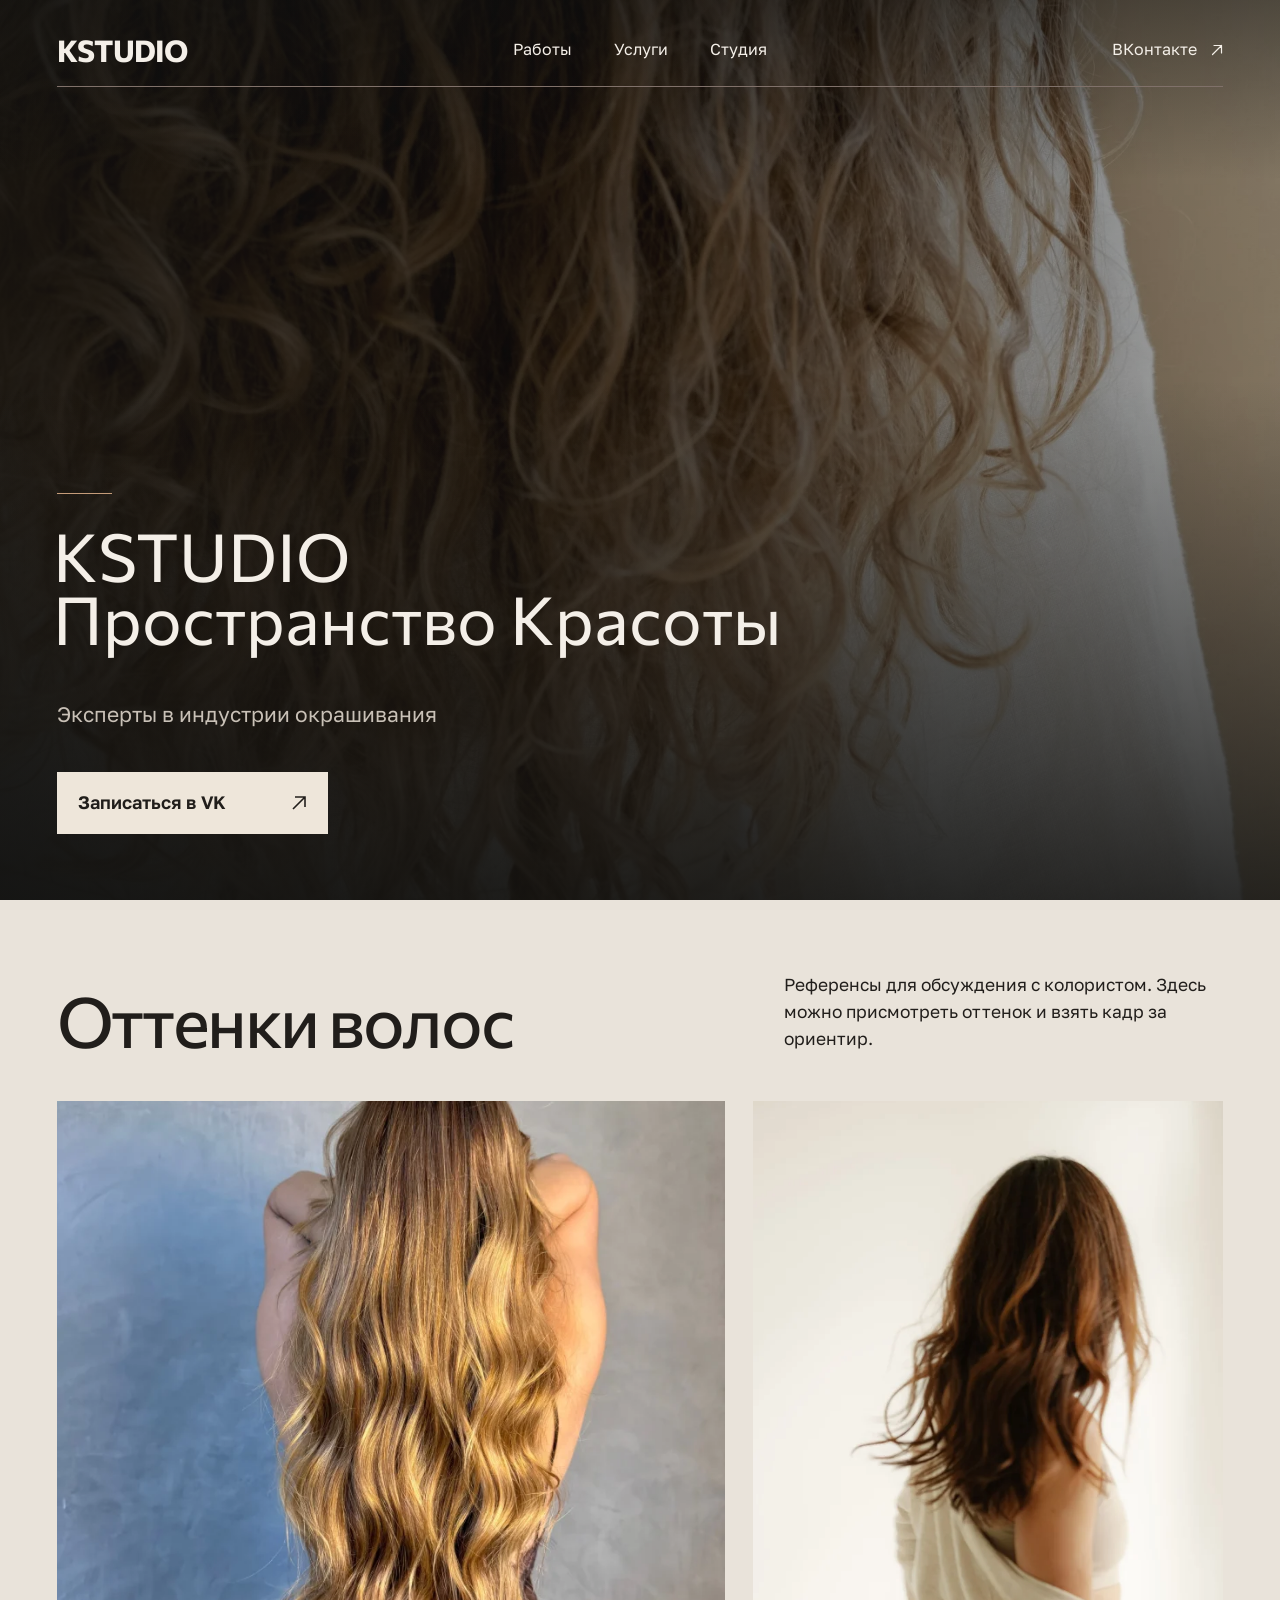
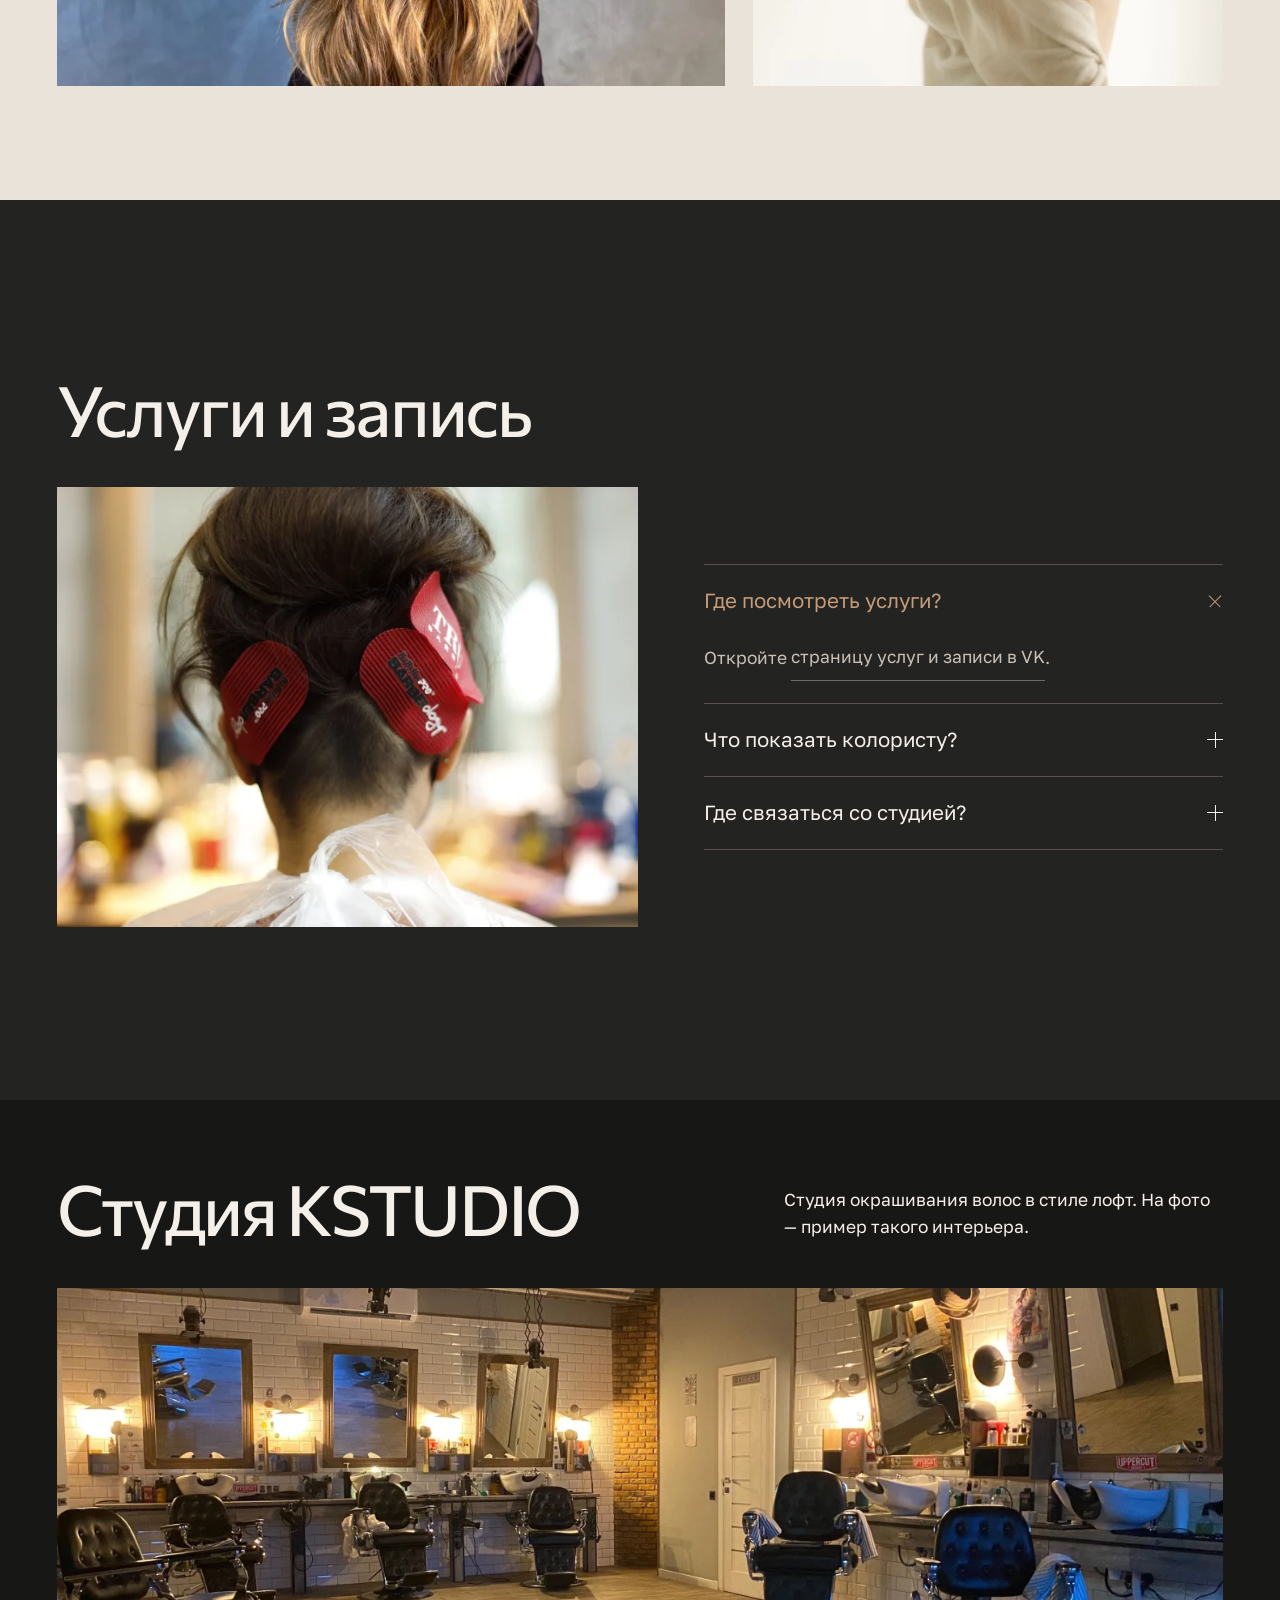
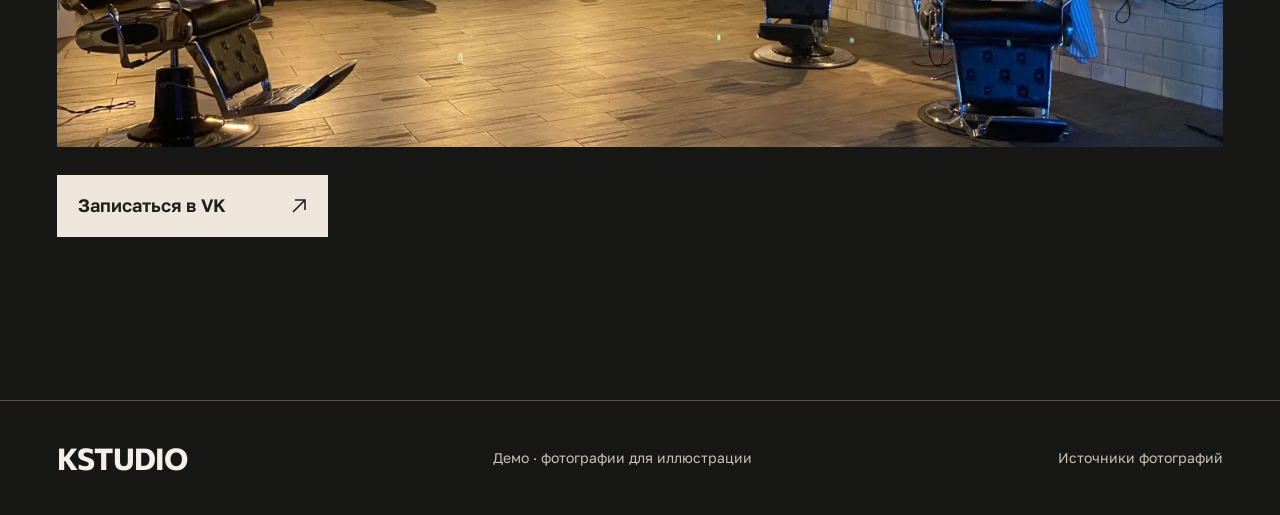
<file: docs/index.html>
<!doctype html>
<html lang="ru" data-type="place" data-radius="sharp" data-buttons="solid" data-motion>
<head>
    <meta charset="utf-8">
    <meta name="viewport" content="width=device-width, initial-scale=1">
    <meta name="theme-color" content="#171716">
    <meta name="page-type" content="place">
    <meta name="site-kind" content="other">
    <meta name="page-kind" content="place">
    <title>KSTUDIO — Пространство Красоты</title>
    <meta name="description" content="KSTUDIO Пространство Красоты. Эксперты в индустрии окрашивания. Онлайн-запись во ВКонтакте.">
    <meta property="og:type" content="website">
    <meta property="og:locale" content="ru_RU">
    <meta property="og:title" content="KSTUDIO — Пространство Красоты">
    <meta property="og:description" content="KSTUDIO Пространство Красоты. Эксперты в индустрии окрашивания. Онлайн-запись во ВКонтакте.">
    <meta property="og:image" content="https://fedinartemii.github.io/KSTUDIO/assets/media/kstudio-hero-2k.webp">
        <link rel="canonical" href="https://fedinartemii.github.io/KSTUDIO/">
    <meta property="og:url" content="https://fedinartemii.github.io/KSTUDIO/">
        <link rel="icon" href="./assets/icon.svg" type="image/svg+xml">
    <link rel="preload" href="./assets/fonts/commissioner.woff2" as="font" type="font/woff2" crossorigin>
    <link rel="stylesheet" href="./assets/site.css">
    <link rel="stylesheet" href="./assets/motion/motion.css">
    <link rel="stylesheet" href="./assets/moments/picture-develops/moment.css">
    <script>document.documentElement.classList.add('m-enter');setTimeout(()=>document.documentElement.classList.add('m-enter-done'),700)</script>
    <script type="module" src="./assets/site.js"></script>
</head>
<body>
    <header class="site-header nav">
        <a class="skip-link" href="#main">К содержанию</a>
        <div class="header-inner wrap">
            <a class="wordmark" href="#top" aria-label="KSTUDIO — в начало">KSTUDIO</a>
            <nav class="desktop-nav" aria-label="Основное меню">    <a href="#works">Работы</a>
    <a href="#services">Услуги</a>
    <a href="#studio">Студия</a>
    </nav>
            <a class="community desktop-community" href="https://vk.ru/kstudio_colorist74">ВКонтакте <svg class="m-arrow" width="16" height="16" viewBox="0 0 16 16" aria-hidden="true" focusable="false"><path d="M2 14 14 2M4 2h10v10" fill="none" stroke="currentColor" stroke-width="1.6"/></svg></a>
            <details class="mobile-menu">
                <summary aria-label="Меню"><span></span><span></span></summary>
                <nav aria-label="Основное меню">
                        <a href="#works">Работы</a>
    <a href="#services">Услуги</a>
    <a href="#studio">Студия</a>
                        <a href="https://vk.ru/kstudio_colorist74">ВКонтакте <svg class="m-arrow" width="16" height="16" viewBox="0 0 16 16" aria-hidden="true" focusable="false"><path d="M2 14 14 2M4 2h10v10" fill="none" stroke="currentColor" stroke-width="1.6"/></svg></a>
                </nav>
            </details>
        </div>
    </header>
    <main id="main" tabindex="-1">

<section aria-labelledby="hero-heading" data-enter="" class="wp-block-group hero" id="top"><div class="wp-block-group__inner-container is-layout-flow wp-block-group-is-layout-flow">

<figure class="wp-block-image size-full hero-photo"><img width="2560" height="3840" data-enter-media="" data-source="stand-in" decoding="async" fetchpriority="high" loading="eager" sizes="(min-width: 1200px) max(100vw, 1920px), max(100vw, 66.67svh)" src="./assets/media/kstudio-hero-2k.webp" alt="" class="wp-image-14" srcset="./assets/media/kstudio-hero-2k.webp 2560w, ./assets/media/kstudio-hero-2k-200x300.webp 200w, ./assets/media/kstudio-hero-2k-683x1024.webp 683w, ./assets/media/kstudio-hero-2k-768x1152.webp 768w, ./assets/media/kstudio-hero-2k-1024x1536.webp 1024w, ./assets/media/kstudio-hero-2k-1365x2048.webp 1365w, ./assets/media/kstudio-hero-2k-1440x2160.webp 1440w, ./assets/media/kstudio-hero-2k-1920x2880.webp 1920w" /></figure>


<div class="wp-block-group wrap hero-copy"><div class="wp-block-group__inner-container is-layout-flow wp-block-group-is-layout-flow">

<h1 data-enter-whole="" class="wp-block-heading" id="hero-heading">KSTUDIO<br>Пространство Красоты</h1>


<p class="wp-block-paragraph">Эксперты в индустрии окрашивания</p>


<div class="wp-block-buttons is-layout-flex wp-block-buttons-is-layout-flex">
<div class="wp-block-button"><a class="wp-block-button__link wp-element-button btn" href="https://vk.ru/uslugi-229430084">Записаться в VK</a></div>
</div>

</div></div>

</div></section>



<section class="wp-block-group works section" id="works"><div class="wp-block-group__inner-container is-layout-flow wp-block-group-is-layout-flow">

<div class="wp-block-group wrap"><div class="wp-block-group__inner-container is-layout-flow wp-block-group-is-layout-flow">

<div class="wp-block-group section-intro"><div class="wp-block-group__inner-container is-layout-flow wp-block-group-is-layout-flow">

<h2 class="wp-block-heading">Оттенки волос</h2>


<p class="wp-block-paragraph">Референсы для обсуждения с колористом. Здесь можно присмотреть оттенок и взять кадр за ориентир.</p>

</div></div>


<div class="wp-block-group work-grid"><div class="wp-block-group__inner-container is-layout-flow wp-block-group-is-layout-flow">

<figure data-moment-opts="{&quot;look&quot;:&quot;film&quot;,&quot;duration&quot;:1300}" data-moment="picture-develops" class="wp-block-image size-full work-feature"><img width="2560" height="3413" data-source="stand-in" decoding="async" loading="lazy" src="./assets/media/kstudio-light-2k.webp" alt="Длинные волнистые волосы с переходом от тёмных корней к светлым прядям" class="wp-image-15" srcset="./assets/media/kstudio-light-2k.webp 2560w, ./assets/media/kstudio-light-2k-225x300.webp 225w, ./assets/media/kstudio-light-2k-768x1024.webp 768w, ./assets/media/kstudio-light-2k-1152x1536.webp 1152w, ./assets/media/kstudio-light-2k-1536x2048.webp 1536w, ./assets/media/kstudio-light-2k-1440x1920.webp 1440w, ./assets/media/kstudio-light-2k-1920x2560.webp 1920w" sizes="auto, (max-width: 2560px) 100vw, 2560px" /></figure>


<figure class="wp-block-image size-full work-side"><img width="2560" height="3840" data-source="stand-in" decoding="async" loading="lazy" src="./assets/media/kstudio-dark-2k.webp" alt="Волнистые каштановые волосы, вид со спины" class="wp-image-16" srcset="./assets/media/kstudio-dark-2k.webp 2560w, ./assets/media/kstudio-dark-2k-200x300.webp 200w, ./assets/media/kstudio-dark-2k-683x1024.webp 683w, ./assets/media/kstudio-dark-2k-768x1152.webp 768w, ./assets/media/kstudio-dark-2k-1024x1536.webp 1024w, ./assets/media/kstudio-dark-2k-1365x2048.webp 1365w, ./assets/media/kstudio-dark-2k-1440x2160.webp 1440w, ./assets/media/kstudio-dark-2k-1920x2880.webp 1920w" sizes="auto, (max-width: 2560px) 100vw, 2560px" /></figure>

</div></div>

</div></div>

</div></section>



<section class="wp-block-group services section" id="services"><div class="wp-block-group__inner-container is-layout-flow wp-block-group-is-layout-flow">

<div class="wp-block-group wrap service-layout"><div class="wp-block-group__inner-container is-layout-flow wp-block-group-is-layout-flow">

<h2 class="wp-block-heading">Услуги и запись</h2>


<figure class="wp-block-image size-full process-photo"><img width="2560" height="1707" data-source="stand-in" decoding="async" loading="lazy" src="./assets/media/kstudio-process-2k.webp" alt="Пряди, разделённые зажимами для работы колориста" class="wp-image-17" srcset="./assets/media/kstudio-process-2k.webp 2560w, ./assets/media/kstudio-process-2k-300x200.webp 300w, ./assets/media/kstudio-process-2k-1024x683.webp 1024w, ./assets/media/kstudio-process-2k-768x512.webp 768w, ./assets/media/kstudio-process-2k-1536x1024.webp 1536w, ./assets/media/kstudio-process-2k-2048x1366.webp 2048w, ./assets/media/kstudio-process-2k-1440x960.webp 1440w, ./assets/media/kstudio-process-2k-1920x1280.webp 1920w" sizes="auto, (max-width: 2560px) 100vw, 2560px" /></figure>


<div class="wp-block-group service-answers"><div class="wp-block-group__inner-container is-layout-flow wp-block-group-is-layout-flow">

<details class="wp-block-details is-layout-flow wp-block-details-is-layout-flow" open><summary>Где посмотреть услуги?</summary>

<p class="wp-block-paragraph">Откройте <a href="https://vk.ru/uslugi-229430084">страницу услуг и записи в VK</a>.</p>

</details>


<details class="wp-block-details is-layout-flow wp-block-details-is-layout-flow"><summary>Что показать колористу?</summary>

<p class="wp-block-paragraph">Подготовьте фото своих волос при дневном свете и пример оттенка, который вам нравится.</p>

</details>


<details class="wp-block-details is-layout-flow wp-block-details-is-layout-flow"><summary>Где связаться со студией?</summary>

<p class="wp-block-paragraph">Откройте <a href="https://vk.ru/kstudio_colorist74">сообщество KSTUDIO</a> во ВКонтакте.</p>

</details>

</div></div>

</div></div>

</div></section>



<section class="wp-block-group studio section" id="studio"><div class="wp-block-group__inner-container is-layout-flow wp-block-group-is-layout-flow">

<div class="wp-block-group wrap"><div class="wp-block-group__inner-container is-layout-flow wp-block-group-is-layout-flow">

<div class="wp-block-group section-intro"><div class="wp-block-group__inner-container is-layout-flow wp-block-group-is-layout-flow">

<h2 class="wp-block-heading">Студия KSTUDIO</h2>


<p class="wp-block-paragraph">Студия окрашивания волос в стиле лофт. На фото — пример такого интерьера.</p>

</div></div>


<figure class="wp-block-image size-full loft-photo"><img width="2560" height="1920" data-source="stand-in" decoding="async" loading="lazy" src="./assets/media/kstudio-loft-2k.webp" alt="Пример салона с деревянным потолком, открытым кирпичом и зеркалами" class="wp-image-18" srcset="./assets/media/kstudio-loft-2k.webp 2560w, ./assets/media/kstudio-loft-2k-300x225.webp 300w, ./assets/media/kstudio-loft-2k-1024x768.webp 1024w, ./assets/media/kstudio-loft-2k-768x576.webp 768w, ./assets/media/kstudio-loft-2k-1536x1152.webp 1536w, ./assets/media/kstudio-loft-2k-2048x1536.webp 2048w, ./assets/media/kstudio-loft-2k-1440x1080.webp 1440w, ./assets/media/kstudio-loft-2k-1920x1440.webp 1920w" sizes="auto, (max-width: 2560px) 100vw, 2560px" /></figure>


<div class="wp-block-buttons is-layout-flex wp-block-buttons-is-layout-flex">
<div class="wp-block-button"><a class="wp-block-button__link wp-element-button btn" href="https://vk.ru/uslugi-229430084">Записаться в VK</a></div>
</div>

</div></div>

</div></section>
    </main>
    <footer class="site-footer closing">
        <div class="wrap footer-inner">
            <a class="wordmark" href="#top" aria-label="KSTUDIO — в начало">KSTUDIO</a>
            <p>Демо · фотографии для иллюстрации</p>
            <a href="./assets/credits.html">Источники фотографий</a>
        </div>
    </footer>
</body>
</html>
</file>
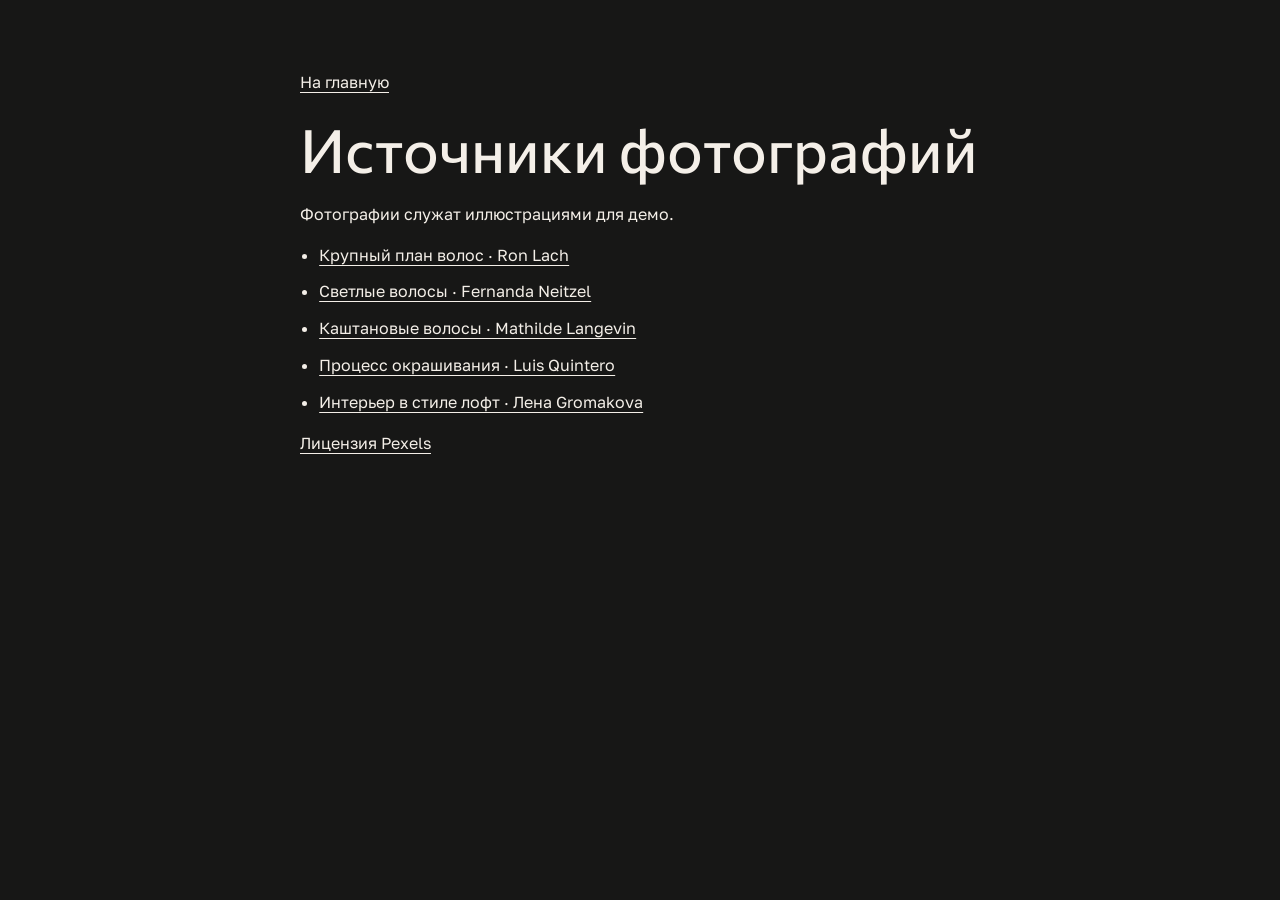
<file: docs/assets/credits.html>
<!doctype html>
<html lang="ru">
<head>
  <meta charset="utf-8">
  <meta name="viewport" content="width=device-width, initial-scale=1">
  <title>Источники фотографий · KSTUDIO</title>
  <link rel="stylesheet" href="site.css">
</head>
<body>
<main class="wrap credits">
  <a href="../">На главную</a>
  <h1>Источники фотографий</h1>
  <p>Фотографии служат иллюстрациями для демо.</p>
  <ul>
    <li><a href="https://www.pexels.com/photo/back-view-of-a-woman-s-hair-9489719/">Крупный план волос · Ron Lach</a></li>
    <li><a href="https://www.pexels.com/photo/long-wavy-blonde-hair-against-neutral-background-34606770/">Светлые волосы · Fernanda Neitzel</a></li>
    <li><a href="https://www.pexels.com/photo/back-view-of-woman-with-brown-hair-13543276/">Каштановые волосы · Mathilde Langevin</a></li>
    <li><a href="https://www.pexels.com/photo/clips-on-woman-hair-at-hairdresser-20092122/">Процесс окрашивания · Luis Quintero</a></li>
    <li><a href="https://www.pexels.com/photo/interior-of-hairdresser-saloon-9146943/">Интерьер в стиле лофт · Лена Gromakova</a></li>
  </ul>
  <p><a href="https://www.pexels.com/license/">Лицензия Pexels</a></p>
</main>
</body>
</html>
</file>
<file: docs/assets/site.css>
@font-face {
  font-family: Commissioner;
  src: url("fonts/commissioner.woff2") format("woff2");
  font-weight: 100 900;
  font-display: swap;
}

@font-face {
  font-family: "Golos Text";
  src: url("fonts/golostext.woff2") format("woff2");
  font-weight: 400 900;
  font-display: swap;
}

:root {
  color-scheme: dark;
  --bg: #171716;
  --surface: #232322;
  --ink: #f4efe8;
  --muted: #c9c1b7;
  --paper: #eee6da;
  --paper-ink: #211e1b;
  --accent: #c59c79;
  --rule: #57504a;
  --gutter: clamp(20px, 4.445vw, 88px);
  --ease: cubic-bezier(.2,.8,.2,1);
  --display: Commissioner, "Segoe UI", sans-serif;
  --text: "Golos Text", "Segoe UI", sans-serif;
}

* { box-sizing: border-box; }
body { margin: 0; background: var(--bg); color: var(--ink); font: 400 16px/1.55 var(--text); }
:where(h1,h2,p,figure) { margin: 0; }
a { color: inherit; text-underline-offset: .24em; }
img { display: block; width: 100%; height: auto; }
summary { cursor: pointer; }
summary::-webkit-details-marker { display: none; }
:focus-visible { outline: 2px solid var(--accent); outline-offset: 5px; }
::selection { color: var(--bg); background: var(--accent); }
.wrap { width: min(100% - 2 * var(--gutter), 1540px); margin-inline: auto; }
main .wp-block-group__inner-container { display: contents; }

.skip-link {
  position: fixed;
  z-index: 10;
  inset: 12px auto auto var(--gutter);
  padding: 12px 18px;
  background: var(--paper);
  color: var(--paper-ink);
  transform: translateY(-150%);
}
.skip-link:focus { transform: none; }

.site-header { position: absolute; z-index: 3; inset: 0 0 auto; }
.header-inner {
  position: relative;
  display: grid;
  grid-template-columns: 1fr auto 1fr;
  align-items: center;
  min-height: 87px;
  padding-top: 13px;
  border-bottom: 1px solid #80716a;
}
.wordmark {
  justify-self: start;
  font: 720 30px/1 var(--display);
  letter-spacing: -.025em;
  text-decoration: none;
}
.desktop-nav { display: flex; align-items: center; gap: 42px; }
.desktop-nav a, .community, .mobile-menu nav a {
  display: inline-flex;
  align-items: center;
  min-height: 44px;
  text-decoration: none;
}
.community { justify-self: end; gap: 14px; }
.desktop-nav a, .community, .footer-inner > a:last-child {
  text-decoration-color: transparent;
  text-decoration-line: underline;
  transition: text-decoration-color 150ms var(--ease);
}
:is(.desktop-nav a, .community, .footer-inner > a:last-child):is(:hover,:focus-visible) {
  text-decoration-color: currentColor;
}
.mobile-menu { display: none; }

.hero {
  display: grid;
  position: relative;
  isolation: isolate;
  align-items: end;
  min-height: max(680px, 100svh);
  padding-block: 130px max(45px, 7.333svh);
  overflow: hidden;
  background: #25221e;
}
.hero-photo { position: absolute; margin: 0; }
.hero-photo { z-index: -2; inset: 0; }
.hero-photo img { width: 100%; height: 100%; object-fit: cover; object-position: 50% 8%; filter: saturate(.75) brightness(.78); }
.hero::after {
  position: absolute;
  z-index: -1;
  inset: 0;
  content: "";
  background:
    linear-gradient(0deg, rgb(17 17 16 / .81), transparent 57.78%),
    linear-gradient(180deg, rgb(17 17 16 / .45), transparent 20%),
    linear-gradient(90deg, rgb(17 17 16 / .82), rgb(17 17 16 / .12));
  pointer-events: none;
}
.hero-copy { position: relative; }
.hero-copy::before { display: block; width: 55px; height: 1px; margin-bottom: 30px; background: var(--accent); content: ""; }
.hero h1 { margin-inline-start: -4px; font: 420 clamp(50px, 5.2vw, 92px)/.94 var(--display); }
.hero p { margin-top: 49px; color: var(--muted); font-size: 21px; }
.hero .wp-block-buttons { margin-top: 41px; }

.wp-block-button__link {
  --btn: var(--paper);
  --btn-ink: var(--paper-ink);
  display: inline-flex;
  align-items: center;
  justify-content: space-between;
  min-height: 62px;
  min-width: 271px;
  gap: 20px;
  padding: 0 20px;
  background: var(--btn);
  border: 1px solid transparent;
  color: var(--btn-ink);
  text-decoration: none;
  font-size: 18px;
  font-weight: 620;
}
.wp-block-button__link::after {
  width: 16px;
  height: 16px;
  flex: none;
  content: "";
  background: currentColor;
  mask: url("data:image/svg+xml,%3Csvg xmlns='http://www.w3.org/2000/svg' viewBox='0 0 16 16'%3E%3Cpath d='M2 14 14 2M4 2h10v10' fill='none' stroke='black' stroke-width='1.6'/%3E%3C/svg%3E") center / contain no-repeat;
}
.wp-block-button__link:focus-visible { background: #fff7eb; }

.section { min-height: 100svh; padding-block: clamp(58px, 8vh, 100px); }
.section h2 { font: 460 clamp(42px, 5.45vw, 88px)/1.02 var(--display); letter-spacing: -.035em; }
.section p { font-size: clamp(16px, 1.36vw, 20px); max-width: 40ch; }
.section-intro { display: grid; grid-template-columns: minmax(0, 1.6fr) minmax(0, 1fr); gap: 25px; align-items: end; margin-bottom: clamp(29px, 5vh, 54px); }
.section-intro p { justify-self: end; margin-bottom: .15em; }
.works { color-scheme: light; background: #e9e3da; color: var(--paper-ink); }
.work-grid { display: grid; grid-template-columns: 1.42fr 1fr; gap: clamp(12px, 2.15vw, 34px); }
.work-grid figure { height: clamp(420px, 65svh, 760px); overflow: hidden; background: #bcb3a7; }
.work-grid img { height: 100%; object-fit: cover; }
.work-feature img { object-position: center 49%; }
.work-side img { object-position: center 49%; }
.work-feature.is-live::after {
  position: absolute;
  inset: 0;
  background: linear-gradient(105deg, transparent 35%, rgb(255 241 219 / .22) 50%, transparent 65%);
  pointer-events: none;
  content: "";
  animation: light-sweep 1200ms .08s both var(--ease);
}
@keyframes light-sweep {
  0% { transform: translateX(-85%); opacity: 0; }
  20%, 55% { opacity: 1; }
  100% { transform: translateX(85%); opacity: 0; }
}
.services { display: grid; align-content: center; background: var(--surface); }
.service-layout { display: grid; grid-template-columns: minmax(0, 1.12fr) minmax(0, 1fr); gap: 42px clamp(32px, 5.2vw, 84px); }
.service-layout h2 { grid-column: 1 / -1; }
.process-photo { min-height: 440px; background: #463d35; }
.process-photo img { height: 100%; object-fit: cover; object-position: 53% 46%; }
.service-answers { align-self: center; border-top: 1px solid var(--rule); }
.service-answers details { border-bottom: 1px solid var(--rule); }
.service-answers summary {
  display: flex;
  justify-content: space-between;
  align-items: center;
  gap: 15px;
  min-height: 72px;
  padding-block: 14px;
  list-style: none;
  font-size: clamp(17px, 1.6vw, 24px);
  transition: color 150ms var(--ease);
}
.service-answers summary::after {
  flex: 0 0 16px;
  width: 16px;
  height: 16px;
  content: "";
  background: linear-gradient(currentColor,currentColor) center / 16px 1px no-repeat,
    linear-gradient(currentColor,currentColor) center / 1px 16px no-repeat;
  transition: transform 160ms var(--ease);
}
.service-answers summary:is(:hover,:focus-visible), .service-answers details[open] summary { color: var(--accent); }
.service-answers details[open] summary::after { transform: rotate(45deg); }
.service-answers details p { color: var(--muted); margin-bottom: 22px; }
.service-answers details p a { display: inline-flex; align-items: center; min-height: 44px; }
.service-answers details[open] p { animation: answer-in 180ms var(--ease) both; }
@keyframes answer-in { from { opacity: .55; transform: translateY(-4px); } }

.studio { background: var(--bg); }
.loft-photo { height: clamp(320px, 51svh, 660px); overflow: hidden; background: #4c4033; }
.loft-photo img { height: 100%; object-fit: cover; object-position: 50% 44%; }
.studio .wp-block-buttons { margin-top: 28px; }
.site-footer { border-top: 1px solid var(--rule); }
.footer-inner { display: flex; align-items: center; justify-content: space-between; gap: 20px; min-height: 114px; padding-block: 20px; }
.footer-inner p, .footer-inner > a:last-child { font-size: 14px; color: var(--muted); }
.footer-inner a { display: inline-flex; align-items: center; min-height: 44px; }
.credits { max-width: 680px; padding-block: 70px; }
.credits h1 { margin: 22px 0; font: 460 clamp(36px, 6vw, 60px)/1.05 var(--display); }
.credits ul { padding-left: 1.2em; }
.credits li { margin-block: 12px; }

@media (max-width: 760px) {
  .header-inner { min-height: 61px; display: flex; justify-content: space-between; padding: 0; }
  .wordmark { font-size: 24px; }
  .desktop-nav, .desktop-community { display: none; }
  .mobile-menu { display: block; }
  .mobile-menu summary { display: grid; place-content: center end; gap: 8px; width: 44px; height: 44px; list-style: none; }
  .mobile-menu summary span { width: 28px; height: 1px; background: currentColor; transition: transform 160ms var(--ease); }
  .mobile-menu[open] summary span:first-child { transform: translateY(4.5px) rotate(45deg); }
  .mobile-menu[open] summary span:last-child { transform: translateY(-4.5px) rotate(-45deg); }
  .mobile-menu nav {
    position: absolute;
    inset: 60px 0 auto;
    display: grid;
    background: var(--bg);
    border: 1px solid var(--rule);
    padding: 12px 20px;
  }
  .mobile-menu[open] nav { animation: menu-in 180ms var(--ease) both; }
  .mobile-menu nav a { gap: 10px; }
  .mobile-menu nav a + a { border-top: 1px solid var(--rule); }
  @keyframes menu-in { from { opacity: .65; transform: translateY(-6px); } }

  .hero { min-height: max(620px, 100svh); padding-block: 94px max(35px, 6.4svh); }
  .hero-photo img { object-position: 29% 8%; filter: saturate(.75) brightness(.82); }
  .hero::after {
    background: linear-gradient(0deg, rgb(17 17 16 / .97), transparent 65.64%),
      linear-gradient(180deg, rgb(17 17 16 / .70), transparent 15.4%);
  }
  .hero-copy::before { width: 40px; margin-bottom: 24px; }
  .hero h1 { margin-inline-start: -1px; font-size: clamp(33px, 10.25vw, 56px); line-height: .96; }
  .hero p { font-size: 16px; margin-top: 33px; }
  .hero .wp-block-buttons { margin-top: 54px; }
  .wp-block-button__link { min-width: 0; width: 100%; min-height: 56px; font-size: 16px; }

  .section { min-height: 0; padding-block: 56px; }
  .section-intro { grid-template-columns: 1fr; gap: 15px; }
  .section-intro p { justify-self: start; }
  .work-grid { grid-template-columns: 1fr; }
  .work-grid figure { height: auto; aspect-ratio: 4 / 5; }
  .work-grid figure + figure { aspect-ratio: 5 / 4; }
  .service-layout { grid-template-columns: 1fr; gap: 25px; }
  .process-photo { min-height: 0; height: min(60vw, 420px); }
  .loft-photo { height: auto; aspect-ratio: 4 / 3; }
  .footer-inner { align-items: start; flex-direction: column; gap: 2px; padding-block: 22px; }
}

@media (prefers-reduced-motion: reduce) {
  html { scroll-behavior: auto; }
  *, *::before, *::after { animation: none !important; transition: none !important; }
  .work-feature::after { display: none; }
}
</file>
<file: docs/assets/motion/motion.css>
/*
  taste-skill motion.css - the micro-interactions a company site has (figma.com, x.ai): one small
  opt-in layer over system.css and ui/cards.css. Link it after them (data-motion on <html> is optional);
  load motion.js once (it adds the tab indicator, the number tick and the card loops).
  The layer is ON as soon as this file is linked: no attribute is needed (a hover shot of a linked card or photo
  shows the 2px lift and the 1.03 zoom). <html data-motion="off"> switches the whole layer off; data-motion="live"
  is the number tick in a headless shot (motion.js).
  references/motion.md says what moves and how fast. Everything here answers the pointer, the
  keyboard or a number coming into view once, plus the hero's one entrance on load (the end of this
  file); nothing moves because the page scrolled (that is a dealt moment's job, assets/moments).

  Hover moves sit under (hover: hover) and (pointer: fine): a phone never keeps a stuck hover.
  Hover out runs 120ms against 150ms in (motion.md, tokens).
  Under prefers-reduced-motion colours still change and a press still shows; nothing moves or scales.
*/

:root {
  --m-in: 150ms;                              /* hover in: buttons, links, nav, tabs */
  --m-out: 120ms;                             /* hover out */
  --m-press: 90ms;                            /* a press */
  --m-panel: 200ms;                           /* a menu or sheet opening */
  --m-close: 120ms;                           /* a menu closing */
  --m-slide: 240ms;                           /* an indicator travelling between two tabs or links */
  --m-image: 600ms;                           /* a photograph scaling inside its mask */
  --m-image-out: 400ms;                       /* ...and settling back */
  --m-ease: var(--ease, cubic-bezier(.2, .8, .2, 1)); /* the one UI ease-out (system.css --ease): fast start, soft landing */
  --m-ease-io: cubic-bezier(.65, 0, .35, 1);  /* the indicator: leaves and lands softly */
  --m-ease-enter: cubic-bezier(.22, 1, .36, 1); /* an entrance settling: long soft tail, never past its mark */
  --m-cycle: 3.2s;                            /* one cycle of a card's loop (2.5-4 s) */
  --m-lift: -2px;
}

/* ---------------------------------------------------------------- buttons */
html:not([data-motion="off"]) .btn {
  position: relative;
  transition: background-color var(--m-out) var(--m-ease), color var(--m-out) var(--m-ease),
              border-color var(--m-out) var(--m-ease), box-shadow var(--m-out) var(--m-ease),
              transform var(--m-press) var(--m-ease);
}
/* the tone moves toward the ground: a black button greys a little on white, a white one on black */
html:not([data-motion="off"]) .btn--primary:hover { background: color-mix(in oklab, var(--action) 84%, var(--bg)); }
html:not([data-motion="off"]) .btn--secondary:hover {
  background: color-mix(in oklab, var(--bg) 92%, var(--ink));
  border-color: color-mix(in oklab, var(--ink) 32%, transparent);
}
html:not([data-motion="off"]) .btn:hover { transition-duration: var(--m-in), var(--m-in), var(--m-in), var(--m-in), var(--m-press); }
html:not([data-motion="off"]) .btn:active { transform: translateY(1px) scale(.985); }
/* the step: a button rises 1px on hover (2px on the large size) and presses 1px down with a 1.5% shrink on
   click; pointer only. The text-link secondary (arrow and block looks) keeps its underline and does not step.
   Reduced motion keeps the colour change only (see the end of this file). */
@media (hover: hover) and (pointer: fine) {
  html:not([data-motion="off"]) .btn:hover { transform: translateY(-1px); }
  html:not([data-motion="off"]) .btn--xl:hover { transform: translateY(-2px); }
  html:not([data-motion="off"]):is([data-buttons="arrow"], [data-buttons="block"]) .btn--secondary:hover { transform: none; }
  html:not([data-motion="off"]) .btn:active { transform: translateY(1px) scale(.985); }
  html:not([data-motion="off"]):is([data-buttons="arrow"], [data-buttons="block"]) .btn--secondary:active { transform: scale(.985); }
}

/* the arrow: the text arrow (.btn--arrow, .link) nudges 3px; the drawn arrow (.m-arrow) grows its
   stem and moves its head 3px, the way a good product site's "Learn more" does. The pointer's move
   only for a fine pointer; keyboard focus shows it anywhere */
html:not([data-motion="off"]) :is(.btn--arrow, .link)::after { transition: transform var(--m-out) var(--m-ease); }
html:not([data-motion="off"]) :is(.btn--arrow, .link):focus-visible::after { transform: translateX(3px); transition-duration: var(--m-in); }
.m-arrow { width: 12px; height: 12px; flex: none; overflow: visible; fill: none; stroke: currentColor; stroke-width: 1.6;
           stroke-linecap: round; stroke-linejoin: round; }
.m-arrow__stem { opacity: 0; transform: scaleX(.2); transform-origin: 1px 50%; transform-box: fill-box;
                 transition: opacity var(--m-out) var(--m-ease), transform var(--m-out) var(--m-ease); }
.m-arrow__head { transition: transform var(--m-out) var(--m-ease); }
:is(a, button):focus-visible > .m-arrow .m-arrow__stem { opacity: 1; transform: none; transition-duration: var(--m-in); }
:is(a, button):focus-visible > .m-arrow .m-arrow__head { transform: translateX(3px); transition-duration: var(--m-in); }
@media (hover: hover) and (pointer: fine) {
  html:not([data-motion="off"]) :is(.btn--arrow, .link):hover::after { transform: translateX(3px); transition-duration: var(--m-in); }
  :is(a, button):hover > .m-arrow .m-arrow__stem { opacity: 1; transform: none; transition-duration: var(--m-in); }
  :is(a, button):hover > .m-arrow .m-arrow__head { transform: translateX(3px); transition-duration: var(--m-in); }
}

/* a pill that is a link (the line above a hero headline) */
html:not([data-motion="off"]) a.pill { transition: background-color var(--m-out) var(--m-ease), border-color var(--m-out) var(--m-ease); }
html:not([data-motion="off"]) a.pill:hover { background: color-mix(in oklab, var(--card) 90%, var(--ink)); border-color: var(--line-strong); transition-duration: var(--m-in); }

/* ---------------------------------------------------------------- links: an underline that draws */
/* .link and links in running text: a rest line, and the ink line draws left to right on hover and
   leaves to the right. A link in a sentence rests on its own colour at 45% (about 3.3:1 on its
   ground), so it reads as a link even when it is the same colour as the text (WCAG 1.4.1); .link
   and .m-link carry an arrow or sit alone and rest on the faint hairline */
html:not([data-motion="off"]) :is(.link, .m-link, p a:not([class]), .footer ul a, .footer .link) {
  text-decoration: none;
  background-image: linear-gradient(currentColor, currentColor), linear-gradient(var(--m-rest, var(--line-strong)), var(--m-rest, var(--line-strong)));
  background-repeat: no-repeat; background-size: 0% 1px, 100% 1px;
  background-position: right 0 bottom 0, 0 100%;
  transition: background-size var(--m-out) var(--m-ease), color var(--m-out) var(--m-ease);
  padding-bottom: 2px;
}
/* set on its own rule: the shared rule above is (0,3,1) through :is(.footer .link) and would win */
html:not([data-motion="off"]) p a:not([class]) { --m-rest: color-mix(in oklab, currentColor 45%, transparent); }
html:not([data-motion="off"]) :is(.footer ul a, .m-link--bare):not(:hover, :focus-visible) { background-size: 0% 1px, 0% 1px; }
html:not([data-motion="off"]) :is(.link, .m-link, p a:not([class]), .footer ul a, .footer .link):is(:hover, :focus-visible) {
  background-size: 100% 1px, 100% 1px; background-position: left 0 bottom 0, 0 100%; transition-duration: var(--m-in);
}
/* the link's arrow is not underlined: the line runs under the words only */
html:not([data-motion="off"]) .link { background-size: 0% 1px, calc(100% - 1em - var(--s-2)) 1px; }
html:not([data-motion="off"]) .link:is(:hover, :focus-visible) { background-size: calc(100% - 1em - var(--s-2)) 1px, calc(100% - 1em - var(--s-2)) 1px; }
html:not([data-motion="off"]) .link, html:not([data-motion="off"]) .link:is(:hover, :focus-visible) { background-position: 0 100%, 0 100%; }
html:not([data-motion="off"]) .footer ul a:hover { color: var(--ink); }

/* ---------------------------------------------------------------- navigation */
/* the nav words take no pill (ST-08, ST-11): system.css draws the underline under a word from the left on hover and focus, and
   takes it away to the right; the page you are on keeps its still bar (system.css draws it, at the same inset) */
@media (min-width: 1024px) {
  /* the full-width panel: fades and settles 6px in 200ms with its columns together (one surface, read
     as one); it closes in 120ms. While one menu is open, the next word swaps the panel at once
     (motion.js .m-menu-open) */
  html:not([data-motion="off"]) .nav__menu {
    transform: translateY(-6px);
    transition: opacity var(--m-close) var(--m-ease), transform var(--m-close) var(--m-ease), visibility 0s linear var(--m-close);
  }
  html:not([data-motion="off"]) .nav__item:is(:hover, :focus-within) > .nav__menu {
    transition: opacity var(--m-panel) var(--m-ease) 150ms, transform var(--m-panel) var(--m-ease) 150ms, visibility 0s linear 150ms;
  }
  /* .m-menu-open comes on when the first panel starts to show (150ms): from then the next word swaps
     the panel at once. Duration and delay go to 0, the properties stay listed, so the panel that is
     still fading in finishes its own 200ms instead of snapping */
  html:not([data-motion="off"]) .nav.m-menu-open .nav__menu,
  html:not([data-motion="off"]) .nav.m-menu-open .nav__item:is(:hover, :focus-within) > .nav__menu { transition-duration: 0s; transition-delay: 0s; }
  html:not([data-motion="off"]) .menu-col a { transition: color var(--m-out) var(--m-ease); }
  html:not([data-motion="off"]) .menu-col a:hover { transition-duration: var(--m-in); }
  html:not([data-motion="off"]) .menu-card .panel { transition: border-color var(--m-out) var(--m-ease); }
}
/* the phone sheet slides in 8px and fades (system.js opens it) */
@media (max-width: 1023px) {
  html:not([data-motion="off"]) .nav.is-open .nav__links { transition: opacity var(--m-panel) var(--m-ease), transform var(--m-panel) var(--m-ease); }
  @starting-style { html:not([data-motion="off"]) .nav.is-open .nav__links { opacity: 0; transform: translateY(-8px); } }
}

/* ---------------------------------------------------------------- tabs: the indicator slides */
html:not([data-motion="off"]) .tabs.m-has-ind { position: relative; isolation: isolate; }
html:not([data-motion="off"]) .tabs.m-has-ind .tab { position: relative; z-index: 1; }
html:not([data-motion="off"]) .tabs.m-has-ind .tab[aria-selected="true"] { background: transparent; border-color: transparent; }
/* the pill takes its new size at once and travels by transform alone (motion.js: it starts scaled to
   the old tab's size at the old place and settles to scale 1 at the new one), so nothing is laid out
   again while it moves and its corners are true at rest */
.m-tab-ind {
  position: absolute; left: 0; top: 0; z-index: 0; width: var(--w, 0px); height: var(--h, 0px);
  border-radius: var(--r-btn); background: var(--ink); pointer-events: none;
  transform: translate(var(--x, 0px), var(--y, 0px)) scale(var(--sx, 1), var(--sy, 1)); transform-origin: 0 0;
  transition: transform var(--m-slide) var(--m-ease-io);
}
.m-tab-ind.is-jump { transition: none; }
html:not([data-motion="off"]) .tab { transition: color var(--m-slide) var(--m-ease), border-color var(--m-out) var(--m-ease), background-color var(--m-out) var(--m-ease); }

/* ---------------------------------------------------------------- focus */
/* the ring (system.css) is drawn in full in the frame the focus lands; no transition */

/* ---------------------------------------------------------------- cards: a 2px lift */
/* the card rises 2px, its border and shadow deepen; a card without its own box (.card--open) lifts
   its panel. Never tilts, flips or follows the pointer */
html:not([data-motion="off"]) .card:not(.card--open, .card--plan) {
  transition: transform var(--m-out) var(--m-ease), border-color var(--m-out) var(--m-ease), box-shadow var(--m-out) var(--m-ease);
}
html:not([data-motion="off"]) .card--open > .panel { transition: transform var(--m-out) var(--m-ease), box-shadow var(--m-out) var(--m-ease); }
@media (hover: hover) and (pointer: fine) {
  html:not([data-motion="off"]) .card:not(.card--open, .card--plan, .m-nolift):hover {
    transform: translateY(var(--m-lift));
    border-color: color-mix(in oklab, var(--ink) 16%, transparent);
    /* the shadow is deeper on a dark card (its lightness l): about .2 on white, .64 on near-black */
    box-shadow: inset 0 1px 0 var(--c-hi, transparent), 0 1px 2px rgb(0 0 0 / .06),
                0 14px 32px -18px oklch(from var(--card, #fff) 0 0 0 / calc(0.75 - l * 0.55));
    transition-duration: 180ms;
  }
  html:not([data-motion="off"]) .card--open:not(.m-nolift):hover > .panel {
    transform: translateY(var(--m-lift)); box-shadow: 0 14px 32px -18px oklch(from var(--bg, #fff) 0 0 0 / calc(0.75 - l * 0.55)); transition-duration: 180ms;
  }
}

/* ---------------------------------------------------------------- photographs: 1.03 inside the mask */
/* a photograph in a link or a linked card grows 3% inside its own mask (the frame, the tile, a .m-zoom wrapper);
   the mask clips it, so the box never moves. .m-zoom is the hook for any other photograph: wrap it. */
.m-zoom { overflow: clip; }
html:not([data-motion="off"]) :is(.frame__img, .tile__media > img, .m-zoom img, .m-zoom > video) {
  transition: transform var(--m-image-out) var(--m-ease);
}
@media (hover: hover) and (pointer: fine) {
  html:not([data-motion="off"]) :is(a, .card:has(a), .m-zoom):hover :is(.frame__img, .tile__media > img),
  html:not([data-motion="off"]) .m-zoom:hover :is(img, video) { transform: scale(1.03); transition-duration: var(--m-image); }
}

/* ---------------------------------------------------------------- inputs, switches, checks */
html:not([data-motion="off"]) .field :is(input, select, textarea), .m-input {
  transition: border-color var(--m-out) var(--m-ease), box-shadow var(--m-out) var(--m-ease), background-color var(--m-out) var(--m-ease);
}
html:not([data-motion="off"]) .field :is(input, select, textarea):hover, .m-input:hover { border-color: color-mix(in oklab, var(--ink) 48%, transparent); }
html:not([data-motion="off"]) .field :is(input, select, textarea):focus, .m-input:focus {
  /* the field's own ring in place of the outline: a 2px line in --action (3:1 on the ground) and a soft halo,
     there at once like every focus ring (the hover's fade does not apply to focus) */
  outline: none; border-color: var(--action);
  box-shadow: 0 0 0 1px var(--action), 0 0 0 4px color-mix(in oklab, var(--action) 20%, transparent); transition-duration: 0s;
}
/* a switch: <button class="m-switch" role="switch" aria-checked="false" aria-label="..."></button>
   (motion.js flips aria-checked on click unless the page handles it). The knob slides in 180ms and
   stretches 4px while pressed, both by transform (a scaleX from its left edge; on, the 12px shift
   keeps its right edge where it rests). The off track is ink at 48% (3.3:1 or more against the knob
   and the ground, the 3:1 a control needs) */
.m-switch {
  position: relative; flex: none; width: 40px; height: 24px; padding: 0; border: 0; border-radius: 999px; cursor: pointer;
  background: color-mix(in oklab, var(--ink) 48%, var(--bg));
  transition: background-color 180ms var(--m-ease);
}
.m-switch::before {
  content: ""; position: absolute; left: 3px; top: 3px; width: 18px; height: 18px; border-radius: 999px;
  background: var(--bg); box-shadow: 0 1px 3px rgb(0 0 0 / .25);
  transform-origin: 0 50%; transition: transform 180ms var(--m-ease);
}
.m-switch[aria-checked="true"] { background: var(--action); }
.m-switch[aria-checked="true"]::before { transform: translateX(16px); background: var(--action-ink); }
.m-switch:active::before { transform: scaleX(1.22); transition-duration: var(--m-press); }
.m-switch[aria-checked="true"]:active::before { transform: translateX(12px) scaleX(1.22); }
.m-switch:hover:not([aria-checked="true"]) { background: color-mix(in oklab, var(--ink) 58%, var(--bg)); }
/* a check box: <input type="checkbox" class="m-check">, the tick fades in as it grows from 70% to full size, 160ms */
.m-check {
  appearance: none; -webkit-appearance: none; flex: none; margin: 0; width: 20px; height: 20px; border-radius: 6px; cursor: pointer;
  border: 1px solid color-mix(in oklab, var(--ink) 48%, var(--bg)); background: var(--bg) no-repeat center / 14px 14px;
  display: inline-grid; place-items: center;
  transition: background-color var(--m-in) var(--m-ease), border-color var(--m-in) var(--m-ease);
}
.m-check::before {
  content: ""; width: 10px; height: 6px; margin-top: -2px; border: solid var(--action-ink); border-width: 0 0 2px 2px;
  opacity: 0; transform: rotate(-45deg) scale(.7); transform-origin: 50% 50%;
  transition: transform 160ms var(--m-ease), opacity 100ms var(--m-ease);
}
.m-check:hover:not(:checked) { border-color: color-mix(in oklab, var(--ink) 64%, var(--bg)); }
.m-check:checked { background-color: var(--action); border-color: var(--action); }
.m-check:checked::before { opacity: 1; transform: rotate(-45deg) scale(1); }

/* ---------------------------------------------------------------- FAQ
   Every answer stays open (ST-47, system.css): nothing here opens, closes or animates its height. */

/* ---------------------------------------------------------------- numbers that tick once */
[data-m-count] { font-variant-numeric: tabular-nums; }

/* ---------------------------------------------------------------- loops inside a card's panel */
/* a CSS loop the page writes inside [data-m-loop] runs one cycle in --m-cycle (2.5-4 s) and repeats
   while on screen; motion.js pauses it off screen and restarts it on hover (motion.md) */
[data-m-loop] { --m-cycle: 3.2s; --m-still: 0.6; --m-safe: 48px; }
/* the pause button (a 32px disc 12px in from the bottom-right corner) gets a clear band: content in
   the flow ends --m-safe (48px) above the bottom edge, and a fading stage dissolves above that band,
   never under the button. Size the panel so the loop's subject sits above the fade */
[data-m-loop]:not(:has(> .stage)) { padding-bottom: var(--m-safe); }
[data-m-loop] > .stage:is(.stage--fade-b, .stage--fade-br) { bottom: var(--m-safe); }
/* on a phone (as ui.js does) and under reduced motion a loop holds its finished picture: the frame at
   --m-still (0-1) of the cycle, set on the loop where the picture is complete */
@media (max-width: 639px) {
  [data-m-loop] * { animation-duration: var(--m-cycle) !important; animation-delay: calc(-1 * var(--m-still) * var(--m-cycle)) !important;
                    animation-play-state: paused !important; }
}
[data-m-loop].is-m-off *, [data-m-loop].is-m-paused * { animation-play-state: paused !important; }

/* ---------------------------------------------------------------- the hero's entrance */
/* Once on load the hero enters (motion.js enter(), motion.md): the h1 line by line out of word masks,
   then its lead, each button and its facts 60ms apart, the picture settling; about 1.1 s.
   Markup: data-enter on the hero <section> and the one head line that sets html.m-enter before the
   first paint (with its 700ms safety mark, m-enter-done). Only the words wait, and only in that window
   until motion.js takes over (.is-entering): no script, reduced motion, print and data-motion="off"
   show the hero as written; a script later than the mark finds the words fading in here.
   The pictures (a photograph, a window, the collage) are never hidden, so nothing blinks or flashes
   the hero's ground: a photograph waits at 1.05 and a window or collage at .98, by the scale property
   (it composes with any transform of their own), and they settle by transition as soon as the
   entrance starts or the mark passes. */
@media screen and (prefers-reduced-motion: no-preference) {
  html.m-enter:not(.m-enter-done, [data-motion="off"]) .hero[data-enter]:not([data-enter="off"], .is-entering, .is-entered)
    :is(h1, h1 ~ *, :has(> h1) ~ *, :has(~ h1)):not([data-enter-media], .hero__bg, .hero__media, .hero__stage, .hero__art, .hero__window, .hero-visual, .ly-collage,
         :has([data-enter-media], .hero__bg, .hero__media, .hero__stage, .hero__art, .hero__window, .hero-visual, .ly-collage)) { opacity: 0; }
  /* the mark passed before motion.js arrived: the words fade in instead of appearing at once */
  html.m-enter.m-enter-done:not([data-motion="off"]) .hero[data-enter]:not([data-enter="off"], .is-entering, .is-entered)
    :is(h1, h1 ~ *, :has(> h1) ~ *, :has(~ h1)) { transition: opacity 400ms var(--m-ease); }
  /* the settle: a photograph from 1.05 inside its frame (the hero clips one of its own), anything else from .98 */
  html.m-enter:not([data-motion="off"]) .hero[data-enter]:not([data-enter="off"], .is-still)
    :is(:is([data-enter-media], .hero__bg, .hero__media, .hero__stage, .hero__art, .hero__window, .hero-visual, .ly-collage):is(img, picture, video),
        :is([data-enter-media], .hero__bg, .hero__media, .hero__stage, .hero__art, .hero__window, .hero-visual, .ly-collage) > :is(img, picture, video, .frame__img)) {
    transition: scale 1100ms var(--m-ease-enter), clip-path 1100ms var(--m-ease-enter);
  }
  /* the clip's resting value, kept below the waiting rule's weight so that one wins while it applies */
  .hero[data-enter] :is([data-enter-media], .hero__bg, .hero__media, .hero__stage, .hero__art, .hero__window, .hero-visual, .ly-collage):is(img, picture, video) { clip-path: inset(0); }
  html.m-enter:not([data-motion="off"]) .hero[data-enter]:not([data-enter="off"], .is-still)
    :is([data-enter-media], .hero__bg, .hero__media, .hero__stage, .hero__art, .hero__window, .hero-visual, .ly-collage):not(img, picture, video, :has(> :is(img, picture, video, .frame__img))) {
    transition: scale 900ms var(--m-ease-enter);
  }
  html.m-enter:not(.m-enter-done, [data-motion="off"]) .hero[data-enter]:not([data-enter="off"], .is-entering, .is-entered)
    :is(:is([data-enter-media], .hero__bg, .hero__media, .hero__stage, .hero__art, .hero__window, .hero-visual, .ly-collage):is(img, picture, video),
        :is([data-enter-media], .hero__bg, .hero__media, .hero__stage, .hero__art, .hero__window, .hero-visual, .ly-collage) > :is(img, picture, video, .frame__img)) { scale: 1.05; }
  html.m-enter:not(.m-enter-done, [data-motion="off"]) .hero[data-enter]:not([data-enter="off"], .is-entering, .is-entered)
    :is([data-enter-media], .hero__bg, .hero__media, .hero__stage, .hero__art, .hero__window, .hero-visual, .ly-collage):is(img, picture, video) { clip-path: inset(2.381%); }   /* a picture that is itself the media (a band under the header, a full-bleed layer) has no frame: its own clip keeps it inside its box while larger, (1 - 1/1.05) / 2 */
  html.m-enter:not(.m-enter-done, [data-motion="off"]) .hero[data-enter]:not([data-enter="off"], .is-entering, .is-entered)
    :is([data-enter-media], .hero__bg, .hero__media, .hero__stage, .hero__art, .hero__window, .hero-visual, .ly-collage):not(img, picture, video, :has(> :is(img, picture, video, .frame__img))) { scale: .98; }
  html.m-enter:not([data-motion="off"]) .hero[data-enter]:not([data-enter="off"], .is-entered) { overflow: clip; }
}
/* while it runs: each word of the h1 in its own mask (the masks go when the h1 gets its own nodes back) */
.hero[data-enter] .m-w { display: inline-block; overflow: clip; vertical-align: top; padding-bottom: .12em; margin-bottom: -.12em; }
.hero[data-enter] .m-w__in { display: inline-block; }

/* ---------------------------------------------------------------- reduced motion */
@media (prefers-reduced-motion: reduce) {
  html:not([data-motion="off"]) .card:hover, html:not([data-motion="off"]) .card--open:hover > .panel,
  html:not([data-motion="off"]) :is(a, .card:has(a), .m-zoom):hover :is(.frame__img, .tile__media > img, img, video),
  html:not([data-motion="off"]) .btn:is(:hover, :active), html:not([data-motion="off"]) :is(.btn--arrow, .link):hover::after,
  :is(a, button):hover > .m-arrow :is(.m-arrow__head, .m-arrow__stem) { transform: none !important; }
  .m-arrow__stem { opacity: 1; transform: none; }
  html:not([data-motion="off"]) .nav__menu { transform: none !important; }
  /* the controls keep their state and their colour change, without travel: the tab pill and the switch
     knob jump, the tick fades in at full size, the underline is drawn at once */
  .m-tab-ind { transition: none; }
  .m-switch::before { transition-property: background-color; }
  .m-switch:active::before { transform: none; }
  .m-switch[aria-checked="true"]::before, .m-switch[aria-checked="true"]:active::before { transform: translateX(16px); }
  .m-check::before { transform: rotate(-45deg) scale(1); transition-property: opacity; }
  html:not([data-motion="off"]) :is(.link, .m-link, p a:not([class]), .footer ul a, .footer .link) { transition-property: color, opacity, background-color, border-color; }
  /* a press still shows, as a deeper tone instead of a move */
  html:not([data-motion="off"]) .btn--primary:active { background: color-mix(in oklab, var(--action) 74%, var(--bg)); }
  html:not([data-motion="off"]) .btn--secondary:active { background: color-mix(in oklab, var(--bg) 86%, var(--ink)); }
  [data-m-loop] * { animation-duration: var(--m-cycle) !important; animation-iteration-count: infinite !important;
                    animation-delay: calc(-1 * var(--m-still) * var(--m-cycle)) !important; animation-play-state: paused !important; }
}
</file>
<file: docs/assets/moments/picture-develops/moment.css>
/* picture-develops: the frame holds the photograph (cover) and, while developing, one canvas of the
   halftone print over it. The photograph settles from a slight zoom when the print clears. The frame
   rules also hold without script (no .mo-pd yet): the photograph fills the frame the page sized. */
:is(.mo-pd, [data-moment="picture-develops"]) { position: relative; overflow: hidden; isolation: isolate; }
:is(.mo-pd, [data-moment="picture-develops"]) > img { display: block; width: 100%; height: 100%; object-fit: cover; }
.mo-pd.is-live > img { transform: scale(1.05); }
.mo-pd.is-developing > img, .mo-pd.is-done > img { transition: transform 1400ms cubic-bezier(.16, 1, .3, 1); }
.mo-pd.is-done > img { transform: none; }
.mo-pd > .mo-pd__print { position: absolute; inset: 0; z-index: 1; width: 100%; height: 100%; display: block; background: var(--surface); border-radius: inherit; }
.mo-pd.is-developing > img { transform: none; }
@media (prefers-reduced-motion: reduce) { .mo-pd > img { transform: none !important; } .mo-pd > .mo-pd__print { display: none; } }
/* the film look: armed just before it scrolls in, the picture waits as a faint print whose shapes
   already read (moment.js then runs the develop on the picture itself); done, failed or still it is
   the photograph */
.mo-pd--film.is-armed > img { filter: grayscale(1) contrast(.55) brightness(1.32); transform: scale(1.06); }
.mo-pd--film:is(.is-done, .mo-safe, [data-moment-still]) > img { filter: none; transform: none; }
@media (prefers-reduced-motion: reduce) { .mo-pd--film > img { filter: none !important; } }
/* a failed or finished moment never keeps the print over the photograph */
.mo-pd:is(.is-done, .mo-safe) > .mo-pd__print { display: none; }
/* a printed or saved page never waits for the develop: the photograph stands */
@media print { .mo-pd > img { transform: none !important; filter: none !important; } .mo-pd > .mo-pd__print { display: none; } }
</file>
